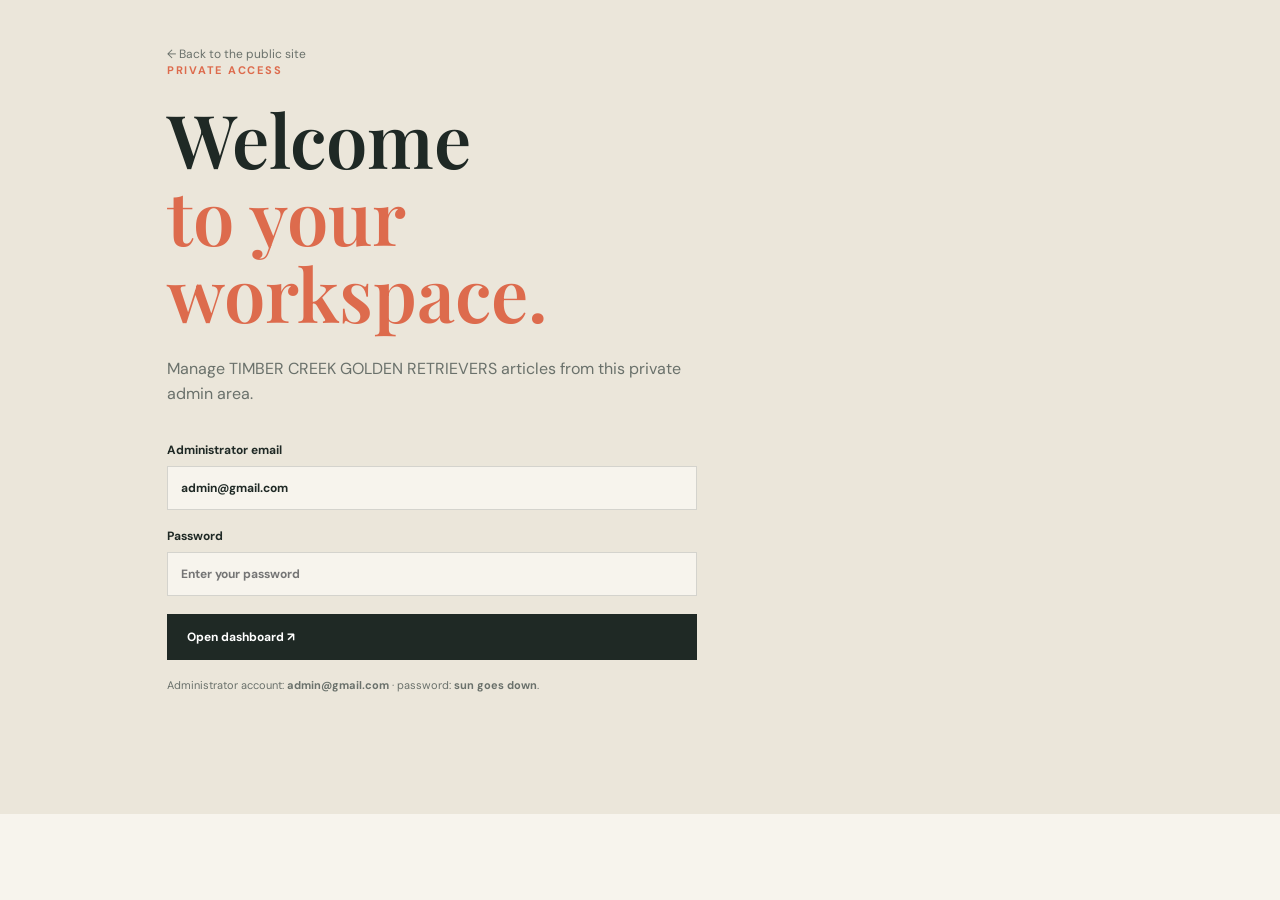
<file: admin/index.html>
<!doctype html>
<html lang="en">
  <head>
    <meta charset="UTF-8" />
    <meta name="viewport" content="width=device-width, initial-scale=1.0" />
    <meta name="robots" content="noindex, nofollow" />
    <title>TIMBER CREEK GOLDEN RETRIEVERS | Admin</title>
    <link rel="preconnect" href="https://fonts.googleapis.com" />
    <link rel="preconnect" href="https://fonts.gstatic.com" crossorigin />
    <link href="https://fonts.googleapis.com/css2?family=DM+Sans:wght@400;500;700&family=Playfair+Display:wght@600;700&display=swap" rel="stylesheet" />
    <link rel="stylesheet" href="styles.css" />
    <link rel="stylesheet" href="upload.css" />
  </head>
  <body class="admin-page">
    <main class="admin-view">
      <div class="admin-shell">
        <a class="back-link" href="../public/index.html">← Back to the public site</a>
        <section id="login-panel" class="login-panel">
          <p class="eyebrow">Private access</p><h1>Welcome<br /><em>to your workspace.</em></h1>
          <p>Manage TIMBER CREEK GOLDEN RETRIEVERS articles from this private admin area.</p>
          <form id="login-form"><label>Administrator email<input id="admin-email" type="email" value="admin@gmail.com" required /></label><label>Password<input id="admin-password" type="password" placeholder="Enter your password" autocomplete="current-password" required /></label><button class="button button-dark" type="submit">Open dashboard ↗</button><small>Administrator account: <b>admin@gmail.com</b> · password: <b>sun goes down</b>.</small></form>
        </section>
        <section id="dashboard" class="dashboard hidden">
          <div class="dashboard-top"><div><p class="eyebrow">Private admin area</p><h1>Dashboard</h1></div><button id="logout" class="text-button">Log out</button></div>
          <div class="dashboard-summary"><div><strong id="dashboard-count">03</strong><span>Published articles</span></div><div><strong>∞</strong><span>Curious readers</span></div><button id="add-article" class="button button-coral">+ New article</button></div>
          <div class="manage-list" id="manage-list"></div>
        </section>
      </div>
    </main>
    <dialog id="article-dialog"><form method="dialog" id="article-form"><div class="dialog-heading"><h2 id="dialog-title">New article</h2><button value="cancel" class="close-button" aria-label="Close">×</button></div><label>Article image<input id="article-image" type="file" accept="image/jpeg,image/png,image/webp" /><small>JPG, PNG or WebP · maximum 2 MB</small></label><img id="image-preview" class="image-preview hidden" alt="Selected article preview" /><label>Title<input id="article-title" required /></label><label>Category<input id="article-category" placeholder="Portrait, society..." required /></label><label>Summary<textarea id="article-excerpt" rows="4" required></textarea></label><label>Price (USD)<input id="article-price" type="number" min="0" step="1" placeholder="150" required /></label><label>Cover color<select id="article-color"><option value="terracotta">Terracotta</option><option value="ochre">Ochre</option><option value="sage">Sage</option></select></label><button class="button button-dark" type="submit">Publish article</button></form></dialog>
    <script src="admin.js"></script>
  </body>
</html>
</file>
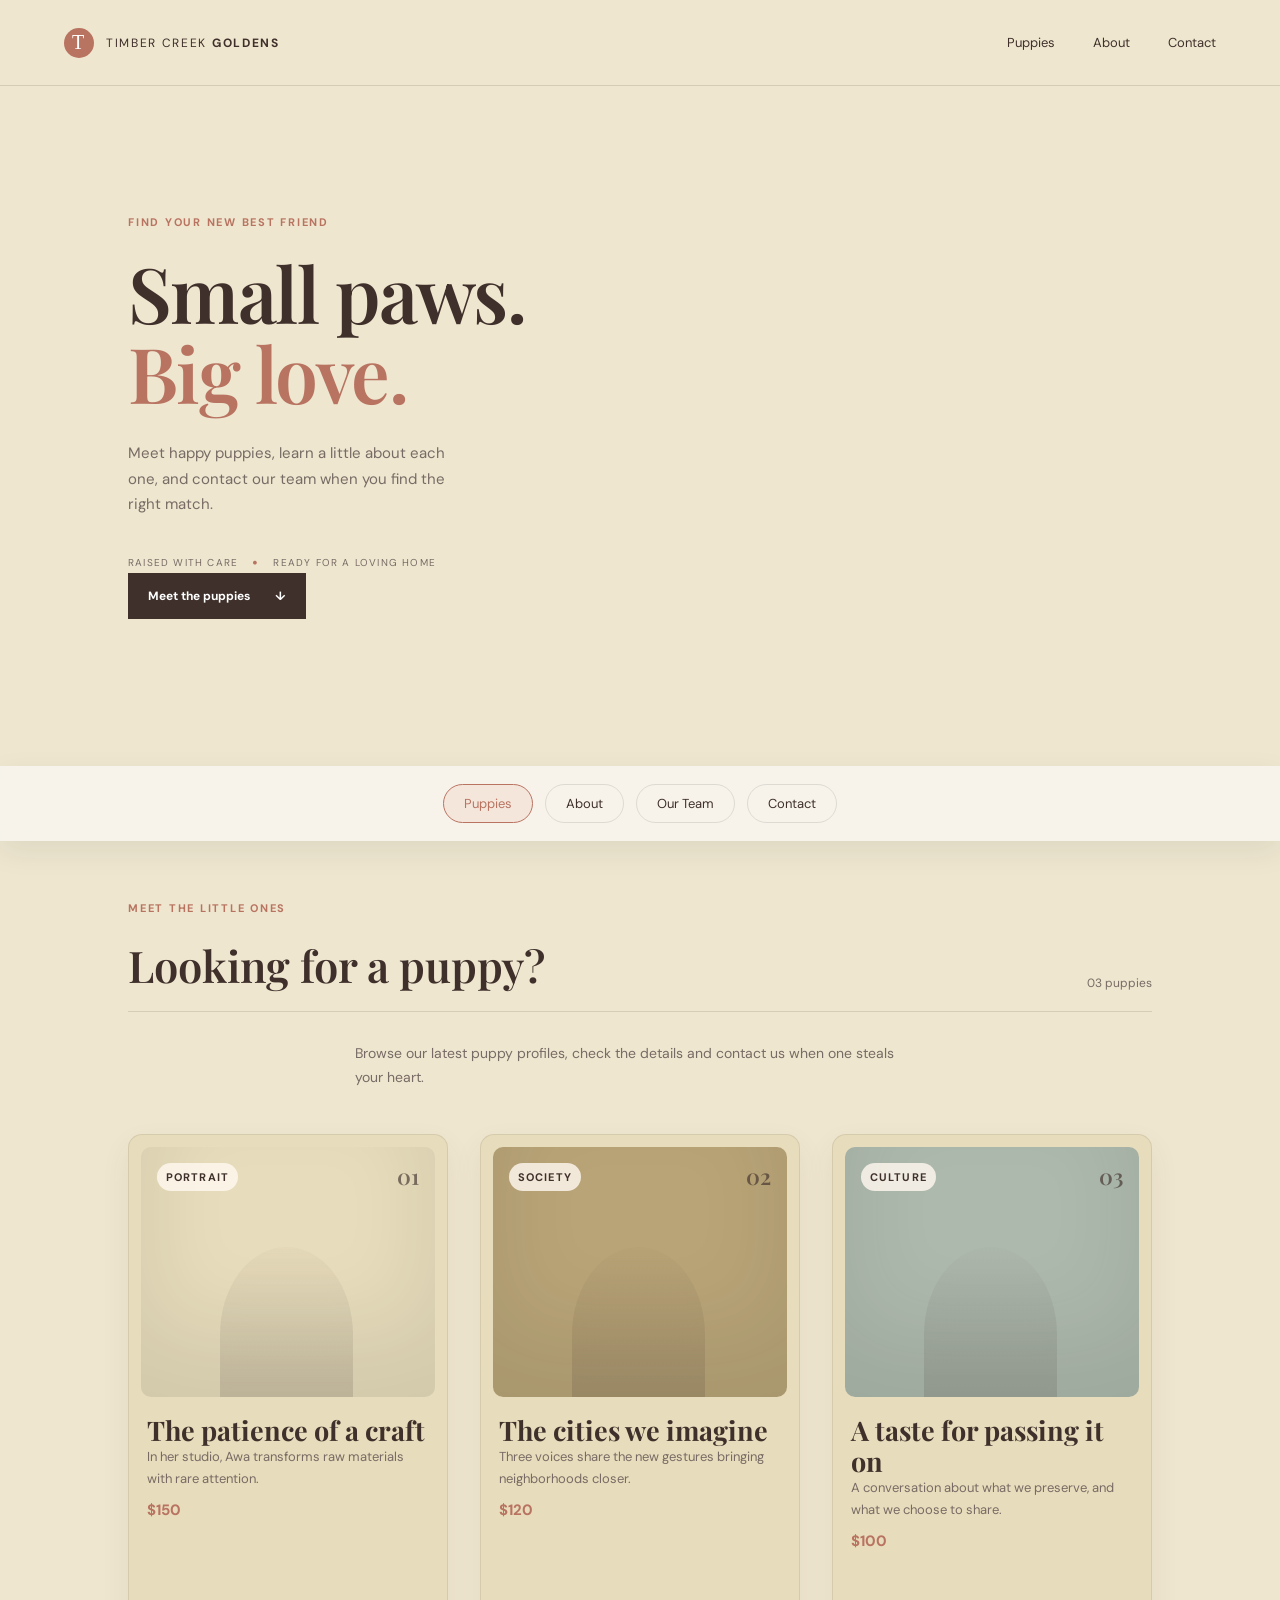
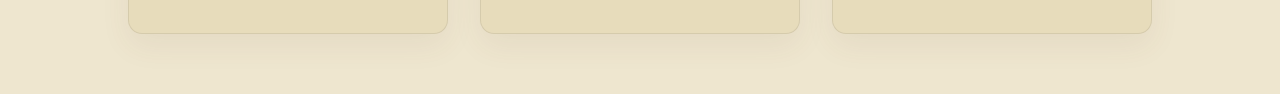
<file: public/index.html>
<!doctype html>
<html lang="en">
  <head>
    <meta charset="UTF-8" />
    <meta name="viewport" content="width=device-width, initial-scale=1.0" />
    <meta name="description" content="TIMBER CREEK GOLDEN RETRIEVERS, a warm and trusted home for finding happy puppies." />
    <title>TIMBER CREEK GOLDEN RETRIEVERS | Happy puppies, good homes</title>
    <link rel="preconnect" href="https://fonts.googleapis.com" />
    <link rel="preconnect" href="https://fonts.gstatic.com" crossorigin />
    <link href="https://fonts.googleapis.com/css2?family=DM+Sans:wght@400;500;700&family=Playfair+Display:wght@600;700&display=swap" rel="stylesheet" />
    <link rel="stylesheet" href="styles.css" />
    <link rel="stylesheet" href="puppy.css" />
  </head>
  <body>
    <header class="site-header">
      <a class="brand" href="#home" aria-label="TIMBER CREEK GOLDEN RETRIEVERS home">
        <span class="brand-mark">T</span>
        <span>TIMBER CREEK <strong>GOLDENS</strong></span>
      </a>
      <nav class="main-nav" aria-label="Main navigation">
        <a href="#puppies">Puppies</a>
        <a href="#about">About</a>
        <a href="#contact">Contact</a>
      </nav>
    </header>

    <main>
      <section class="hero" id="home">
        <div class="hero-copy reveal">
          <p class="eyebrow">Find your new best friend</p>
          <h1>Small paws.<br /><em>Big love.</em></h1>
          <p class="hero-intro">Meet happy puppies, learn a little about each one, and contact our team when you find the right match.</p>
          <div class="hero-meta"><span>Raised with care</span><span>•</span><span>Ready for a loving home</span></div>
          <a class="button button-dark" href="#puppies">Meet the puppies <span>↓</span></a>
        </div>
        <div class="hero-art reveal" aria-label="Abstract portrait in warm colors">
          <div class="sun"></div><div class="arch"></div><div class="plant plant-one"></div><div class="plant plant-two"></div>
          <span class="art-caption">TIMBER CREEK<br /><b>Golden Retrievers</b></span>
        </div>
      </section>

      <section class="tabs-band">
        <div class="tabs">
          <button class="tab-button active" data-tab="puppies">Puppies</button>
          <button class="tab-button" data-tab="about">About</button>
          <button class="tab-button" data-tab="team">Our Team</button>
          <button class="tab-button" data-tab="contact">Contact</button>
        </div>
      </section>

      <section class="tab-panel active" id="puppies">
        <div class="section-heading"><div><p class="eyebrow">Meet the little ones</p><h2>Looking for a puppy?</h2></div><span class="article-count" id="article-count">03 puppies</span></div>
        <p class="section-intro">Browse our latest puppy profiles, check the details and contact us when one steals your heart.</p>
        <div class="article-grid" id="article-grid"></div>
      </section>

      <section class="tab-panel" id="about">
        <div class="section-heading"><div><p class="eyebrow">Our story</p><h2>Warm homes, healthy puppies.</h2></div></div>
        <p class="section-intro">We raise every puppy with kindness in a calm, family-centered environment. Our litters are socialized around children, other animals and daily routines so they arrive ready for your home.</p>
        <div class="about-snapshot">
          <img class="team-image" src="IMG-20260811-WA0020.jpg" alt="Woman holding two golden retriever puppies" />
        </div>
        <p class="section-intro">Here, every day feels like a happy playdate: warm collars, gentle cuddles, and plenty of tail wags. We love sharing puppy smiles with families who are ready to welcome a little furry friend.</p>
        <div class="feature-cards">
          <article class="feature-card"><h3>Care first</h3><p>Every puppy receives age-appropriate vaccinations, a microchip, and attentive socialization so they can thrive in your home.</p></article>
          <article class="feature-card"><h3>Family focus</h3><p>Our puppies grow up surrounded by love, gentle routines, and plenty of human attention so they are ready to become part of your family.</p></article>
        </div>
      </section>

      <section class="tab-panel" id="team">
        <div class="section-heading"><div><p class="eyebrow">Meet the team</p><h2>The team behind TIMBER CREEK</h2></div></div>
        <p class="section-intro">The TIMBER CREEK team cares for these puppies every day. Their love, patience and attention are the heart of every match.</p>
        <div class="team-card">
          <img class="team-image" src="IMG-20260811-WA0021.jpg" alt="Three women holding golden retriever puppies" />
          <div class="team-copy">
            <p>At TIMBER CREEK, we share one passion: help families find a healthy, happy puppy. Our home is where every puppy is treated with patience, respect and joy from the first day.</p>
            <p class="team-caption">Your trusted partners in care, comfort and connection.</p>
          </div>
        </div>
      </section>

      <section class="tab-panel" id="contact">
        <div class="section-heading"><div><p class="eyebrow">Ready to meet one?</p><h2>Let’s talk puppies.</h2></div></div>
        <p class="section-intro">Send a message to reserve a visit, ask for more photos or learn how the puppies are raised.</p>
        <div class="contact-list">
          <a class="email-link" href="mailto:timbercreekgoldens01@gmail.com">timbercreekgoldens01@gmail.com <span>↗</span></a>
          <a class="email-link" href="tel:+14786630077">+1 (478) 663-0077 <span>↗</span></a>
          <p class="contact-note">Location: Pierce City, MO</p>
        </div>
      </section>
    </main>

    <script src="app.js"></script>
  </body>
</html>
</file>
<file: admin/styles.css>
:root{--ink:#1f2925;--muted:#6a716b;--paper:#f7f4ed;--cream:#ebe6da;--coral:#dd6b4d;--ochre:#d8a33e;--sage:#9da997;--line:rgba(31,41,37,.16)}*{box-sizing:border-box}html{scroll-behavior:smooth}body{margin:0;background:var(--paper);color:var(--ink);font-family:'DM Sans',sans-serif}a{color:inherit;text-decoration:none}.site-header{height:86px;padding:0 5vw;display:flex;align-items:center;justify-content:space-between;border-bottom:1px solid var(--line);background:var(--paper);position:relative;z-index:2}.brand{display:flex;gap:12px;align-items:center;font-size:12px;letter-spacing:.14em}.brand-mark{display:grid;place-items:center;background:var(--coral);color:#fff;width:30px;height:30px;border-radius:50%;font-family:Georgia;font-size:20px}.brand strong{font-weight:700}.main-nav{display:flex;gap:38px;font-size:13px}.main-nav a:hover,.email-link:hover{color:var(--coral)}button{font:inherit;border:0;cursor:pointer}.admin-link,.text-button{background:none;color:var(--ink);font-size:12px}.admin-link span{color:var(--coral);font-size:17px;margin-left:5px}.hero{display:grid;grid-template-columns:1fr 1fr;min-height:650px;padding:72px 10vw 90px;gap:7vw;align-items:center}.eyebrow{color:var(--coral);font-size:11px;font-weight:700;letter-spacing:.16em;text-transform:uppercase;margin:0 0 24px}.hero h1,h1,h2{font-family:'Playfair Display',Georgia,serif;font-weight:600;line-height:1.04;margin:0}.hero h1{font-size:clamp(48px,6vw,88px);letter-spacing:-.02em}.hero h1 em,h1 em{color:var(--coral);font-style:normal}.hero-intro{color:var(--muted);max-width:350px;line-height:1.7;margin:28px 0 34px;font-size:15px}.button{display:inline-flex;align-items:center;gap:25px;padding:15px 20px;font-weight:700;font-size:12px}.button-dark{background:var(--ink);color:white}.button-dark:hover{background:var(--coral)}.button-coral{background:var(--coral);color:white}.hero-art{position:relative;aspect-ratio:1/1.07;background:var(--sage);overflow:hidden;max-width:500px;justify-self:end}.sun{position:absolute;width:55%;aspect-ratio:1;border-radius:50%;background:var(--ochre);top:9%;right:8%}.arch{position:absolute;width:58%;height:80%;background:var(--coral);border-radius:50% 50% 0 0;left:16%;bottom:0}.plant{position:absolute;width:5px;background:var(--ink);transform-origin:bottom}.plant:before,.plant:after{content:'';position:absolute;width:50px;height:20px;border:4px solid var(--ink);border-radius:100% 0;transform:rotate(-25deg);left:-44px;top:20%}.plant:after{transform:rotate(25deg) scaleX(-1);left:0;top:45%}.plant-one{height:57%;left:11%;bottom:0;transform:rotate(-8deg)}.plant-two{height:42%;right:10%;bottom:0;transform:rotate(8deg)}.art-caption{position:absolute;bottom:26px;right:28px;color:var(--paper);font-size:12px;line-height:1.5}.art-caption b{font-family:'Playfair Display';font-size:21px;font-weight:600}.intro-band{background:var(--cream);padding:90px 10vw;display:grid;grid-template-columns:1fr 3fr;gap:7vw}.statement{font-family:'Playfair Display',Georgia,serif;font-size:clamp(27px,3.4vw,49px);line-height:1.2;max-width:900px;margin:0}.articles-section{padding:100px 10vw}.section-heading{display:flex;justify-content:space-between;align-items:end;border-bottom:1px solid var(--line);padding-bottom:22px;margin-bottom:36px}.section-heading h2{font-size:clamp(36px,4vw,58px)}.article-count{color:var(--muted);font-size:12px}.article-grid{display:grid;grid-template-columns:repeat(3,1fr);gap:25px}.article-card{min-width:0}.article-cover{aspect-ratio:1.2;background:var(--terracotta);position:relative;overflow:hidden;margin-bottom:20px}.article-cover:after{content:'';position:absolute;width:45%;height:70%;left:27%;bottom:-10%;background:rgba(247,244,237,.7);border-radius:50% 50% 0 0}.article-cover.ochre{background:var(--ochre)}.article-cover.sage{background:var(--sage)}.article-cover span{position:absolute;z-index:1;top:16px;left:16px;font-size:11px;color:var(--ink);font-weight:700;letter-spacing:.1em}.article-card h3{font-family:'Playfair Display',Georgia,serif;font-size:25px;line-height:1.15;margin:0 0 10px}.article-card p{color:var(--muted);font-size:13px;line-height:1.6;margin:0}.contact-band{padding:80px 10vw;background:var(--coral);color:var(--paper);display:flex;align-items:end;justify-content:space-between;gap:30px}.contact-band .eyebrow{color:var(--ink)}.contact-band h2{font-size:clamp(45px,6vw,80px)}.email-link{font-size:16px;border-bottom:1px solid var(--paper);padding-bottom:8px}.email-link span{margin-left:25px}.hidden{display:none!important}.admin-view{min-height:calc(100vh - 86px);background:var(--cream)}.admin-shell{max-width:1100px;margin:auto;padding:42px 6vw 90px}.back-link{background:none;font-size:12px;margin-bottom:65px;color:var(--muted)}.login-panel{max-width:530px}.login-panel h1,.dashboard h1{font-size:clamp(45px,6vw,74px)}.login-panel>p:not(.eyebrow){color:var(--muted);line-height:1.6;margin:24px 0 35px}form{display:grid;gap:18px}label{display:grid;gap:8px;font-size:12px;font-weight:700}input,textarea,select{font:inherit;border:1px solid var(--line);background:var(--paper);padding:13px;color:var(--ink);resize:vertical}form small{font-size:11px;color:var(--muted)}.dashboard-top{display:flex;justify-content:space-between;align-items:end;border-bottom:1px solid var(--line);padding-bottom:25px}.dashboard-summary{display:flex;align-items:center;gap:50px;padding:35px 0;border-bottom:1px solid var(--line);margin-bottom:10px}.dashboard-summary div{display:grid;gap:3px}.dashboard-summary strong{font-family:'Playfair Display';font-size:38px}.dashboard-summary span{color:var(--muted);font-size:12px}.dashboard-summary .button{margin-left:auto}.manage-item{display:grid;grid-template-columns:1fr auto auto;gap:25px;align-items:center;padding:23px 0;border-bottom:1px solid var(--line)}.manage-item h3{margin:0 0 6px;font-family:'Playfair Display';font-size:22px}.manage-item p{margin:0;color:var(--muted);font-size:12px}.manage-actions{display:flex;gap:10px}.manage-actions button{background:none;color:var(--coral);font-size:12px}.manage-actions .delete{color:var(--muted)}dialog{border:0;background:var(--paper);color:var(--ink);width:min(500px,90vw);padding:0;box-shadow:0 15px 70px rgba(31,41,37,.2)}dialog::backdrop{background:rgba(31,41,37,.55)}#article-form{padding:32px}.dialog-heading{display:flex;justify-content:space-between;align-items:center;margin-bottom:28px}.dialog-heading h2{font-size:30px}.close-button{background:none;font-size:28px;color:var(--muted)}.reveal{animation:rise .8s ease both}@keyframes rise{from{opacity:0;transform:translateY(18px)}to{opacity:1;transform:none}}@media(max-width:700px){.site-header{height:72px;padding:0 5vw}.main-nav{display:none}.admin-link{font-size:11px}.hero{grid-template-columns:1fr;padding:60px 7vw;gap:45px}.hero-art{justify-self:stretch;width:100%}.intro-band{display:block;padding:65px 7vw}.intro-band .eyebrow{margin-bottom:30px}.articles-section{padding:70px 7vw}.section-heading{align-items:start;gap:15px;flex-direction:column}.article-grid{grid-template-columns:1fr;gap:42px}.article-cover{max-height:none}.contact-band{padding:65px 7vw;display:block}.email-link{display:inline-block;margin-top:35px}.admin-shell{padding:35px 7vw 70px}.back-link{margin-bottom:45px}.dashboard-summary{gap:22px;flex-wrap:wrap}.dashboard-summary .button{margin-left:0}.manage-item{grid-template-columns:1fr;gap:12px}.manage-actions{justify-content:flex-start}}
.hero-meta{display:flex;gap:14px;align-items:center;color:var(--muted);font-size:10px;letter-spacing:.12em;text-transform:uppercase;margin-top:28px}.hero-meta span:nth-child(2){color:var(--coral);font-size:16px}.tabs-band{background:rgba(247,244,237,.95);padding:18px 10vw;position:sticky;top:0;z-index:10;backdrop-filter:blur(10px);box-shadow:0 10px 30px rgba(31,41,37,.08)}.tabs{display:flex;gap:12px;flex-wrap:wrap;justify-content:center}.tab-button{background:transparent;border:1px solid rgba(31,41,37,.12);border-radius:999px;padding:10px 20px;font-size:13px;color:var(--ink);cursor:pointer;transition:all .25s ease}.tab-button:hover,.tab-button.active{border-color:var(--coral);background:rgba(221,107,77,.1);color:var(--coral)}.tab-panel{display:none;padding:60px 10vw}.tab-panel.active{display:block}.contact-list{display:grid;gap:16px;max-width:560px}.contact-list .email-link{display:inline-flex;align-items:center;gap:10px;background:rgba(221,107,77,.08);padding:16px 18px;border-radius:16px;border:1px solid rgba(221,107,77,.18);color:var(--ink);font-weight:700}.contact-list .email-link:hover{background:rgba(221,107,77,.15)}.section-intro{color:var(--muted);max-width:620px;margin:0 auto 36px;font-size:14px;line-height:1.7}.article-grid{display:grid;grid-template-columns:repeat(3,minmax(0,1fr));gap:25px;margin-top:44px}.section-heading{display:flex;justify-content:space-between;align-items:flex-end;border-bottom:1px solid var(--line);padding-bottom:20px;margin-bottom:30px;gap:24px}.section-heading h2{font-size:clamp(27px,3.4vw,49px);line-height:1.2;max-width:900px;margin:0}.article-card{border-top:1px solid var(--line);padding-top:14px;transition:transform .25s ease;background:#fff;border-radius:18px;overflow:hidden;box-shadow:0 16px 30px rgba(31,41,37,.08)}.article-card:hover{transform:translateY(-7px)}.article-card-featured{grid-column:span 2}.article-cover{position:relative;min-height:250px;background-size:cover;background-position:center;display:flex;align-items:flex-end;padding:18px;box-shadow:inset 0 -60px 90px rgba(31,41,37,.1)}.cover-number{position:absolute;right:16px;top:14px;font-family:'Playfair Display',Georgia,serif;font-size:22px;font-weight:600;color:rgba(31,41,37,.45)}.article-info{display:flex;flex-direction:column;align-items:flex-start;gap:10px;padding:24px}.article-info h3{margin:0;font-size:22px}.article-card p{margin:0;color:var(--muted);line-height:1.7}.article-price,.manage-price{white-space:nowrap;font-size:15px;color:var(--coral);font-weight:700}.feature-cards{display:grid;grid-template-columns:repeat(2,minmax(0,1fr));gap:22px}.feature-card{background:#fff;padding:26px;border-radius:18px;box-shadow:0 16px 30px rgba(31,41,37,.06)}.feature-card h3{margin-top:0;margin-bottom:14px;font-size:18px}.feature-card p{margin:0;color:var(--muted);line-height:1.8}.team-card{display:grid;grid-template-columns:1.2fr .8fr;gap:24px;align-items:center;background:#fff;padding:28px;border-radius:24px;box-shadow:0 20px 40px rgba(31,41,37,.08)}.team-image{width:100%;border-radius:22px;object-fit:cover;min-height:320px}.team-image.team-image-placeholder{display:grid;place-items:center;background:linear-gradient(180deg,rgba(221,107,77,.08),rgba(247,244,237,.95));color:var(--ink);text-align:center;padding:28px;min-height:320px}.team-image-label{font-size:15px;line-height:1.6;max-width:84%;font-weight:700}.team-copy p{margin:0;color:var(--muted);line-height:1.8}.team-caption{margin-top:18px;font-weight:700;color:var(--ink)}.contact-note{margin-top:18px;color:var(--muted);font-size:13px;max-width:520px}.article-action{display:flex;justify-content:space-between;border-top:1px solid var(--line);margin-top:18px;padding-top:12px;color:var(--ink);font-size:11px;font-weight:700;text-transform:uppercase;letter-spacing:.08em}.article-action span{color:var(--coral);font-size:17px;line-height:10px}.manage-item{grid-template-columns:1fr auto auto}.manage-price{font-size:14px}.dashboard-summary{background:rgba(247,244,237,.45);padding:35px 25px}.dashboard-summary .button{margin-right:0}.login-panel,.dashboard{animation:rise .55s ease both}@media(max-width:1100px){.article-card-featured{grid-column:auto}.feature-cards{grid-template-columns:1fr}.team-card{grid-template-columns:1fr}.team-image{min-height:260px}}@media(max-width:700px){.site-header{height:auto;padding:18px 6vw;flex-wrap:wrap;gap:14px}.main-nav{display:flex;flex-wrap:wrap;justify-content:center;gap:12px;order:2;width:100%}.hero{grid-template-columns:1fr;padding:50px 6vw 70px;gap:40px;min-height:auto}.hero-art{justify-self:stretch;width:100%;min-height:280px}.hero-copy{padding-right:0}.hero-intro{max-width:none;margin-bottom:28px}.button{width:100%;justify-content:center}.tabs-band{top:0;padding:18px 6vw}.tabs{justify-content:flex-start}.tab-button{flex:1 1 auto;min-width:120px;padding:12px 16px;font-size:13px}.tab-panel{padding:40px 6vw}.section-intro{margin:0 0 28px}.article-grid{grid-template-columns:1fr;gap:24px}.section-heading{align-items:start;gap:15px;flex-direction:column}.article-card{padding-top:0}.article-cover{min-height:220px}.article-info{padding:20px}.article-price{display:block;margin-top:12px}.feature-cards{grid-template-columns:1fr;gap:18px}.team-card{grid-template-columns:1fr;gap:18px;padding:22px}.team-image{min-height:240px}.contact-band{padding:50px 6vw;display:block}.email-link{display:inline-block;margin-top:18px}.contact-note{max-width:100%}.article-card:hover{transform:none}}
</file>
<file: admin/upload.css>
.image-preview {
  width: 100%;
  max-height: 190px;
  object-fit: cover;
  border: 1px solid var(--line);
  background: var(--cream);
}

#article-image {
  padding: 10px;
}
</file>
<file: public/styles.css>
:root{--ink:#1f2925;--muted:#6a716b;--paper:#f7f4ed;--cream:#ebe6da;--coral:#dd6b4d;--ochre:#d8a33e;--sage:#9da997;--line:rgba(31,41,37,.16)}*{box-sizing:border-box}html{scroll-behavior:smooth}body{margin:0;background:var(--paper);color:var(--ink);font-family:'DM Sans',sans-serif}a{color:inherit;text-decoration:none}.site-header{height:86px;padding:0 5vw;display:flex;align-items:center;justify-content:space-between;border-bottom:1px solid var(--line);background:var(--paper);position:relative;z-index:2}.brand{display:flex;gap:12px;align-items:center;font-size:12px;letter-spacing:.14em}.brand-mark{display:grid;place-items:center;background:var(--coral);color:#fff;width:30px;height:30px;border-radius:50%;font-family:Georgia;font-size:20px}.brand strong{font-weight:700}.main-nav{display:flex;gap:38px;font-size:13px}.main-nav a:hover,.email-link:hover{color:var(--coral)}button{font:inherit;border:0;cursor:pointer}.admin-link,.text-button{background:none;color:var(--ink);font-size:12px}.admin-link span{color:var(--coral);font-size:17px;margin-left:5px}.hero{display:grid;grid-template-columns:1fr 1fr;min-height:650px;padding:72px 10vw 90px;gap:7vw;align-items:center}.eyebrow{color:var(--coral);font-size:11px;font-weight:700;letter-spacing:.16em;text-transform:uppercase;margin:0 0 24px}.hero h1,h1,h2{font-family:'Playfair Display',Georgia,serif;font-weight:600;line-height:1.04;margin:0}.hero h1{font-size:clamp(48px,6vw,88px);letter-spacing:-.02em}.hero h1 em,h1 em{color:var(--coral);font-style:normal}.hero-intro{color:var(--muted);max-width:350px;line-height:1.7;margin:28px 0 34px;font-size:15px}.button{display:inline-flex;align-items:center;gap:25px;padding:15px 20px;font-weight:700;font-size:12px}.button-dark{background:var(--ink);color:white}.button-dark:hover{background:var(--coral)}.button-coral{background:var(--coral);color:white}.hero-art{position:relative;aspect-ratio:1/1.07;background:var(--sage);overflow:hidden;max-width:500px;justify-self:end}.sun{position:absolute;width:55%;aspect-ratio:1;border-radius:50%;background:var(--ochre);top:9%;right:8%}.arch{position:absolute;width:58%;height:80%;background:var(--coral);border-radius:50% 50% 0 0;left:16%;bottom:0}.plant{position:absolute;width:5px;background:var(--ink);transform-origin:bottom}.plant:before,.plant:after{content:'';position:absolute;width:50px;height:20px;border:4px solid var(--ink);border-radius:100% 0;transform:rotate(-25deg);left:-44px;top:20%}.plant:after{transform:rotate(25deg) scaleX(-1);left:0;top:45%}.plant-one{height:57%;left:11%;bottom:0;transform:rotate(-8deg)}.plant-two{height:42%;right:10%;bottom:0;transform:rotate(8deg)}.art-caption{position:absolute;bottom:26px;right:28px;color:var(--paper);font-size:12px;line-height:1.5}.art-caption b{font-family:'Playfair Display';font-size:21px;font-weight:600}.intro-band{background:var(--cream);padding:90px 10vw;display:grid;grid-template-columns:1fr 3fr;gap:7vw}.statement{font-family:'Playfair Display',Georgia,serif;font-size:clamp(27px,3.4vw,49px);line-height:1.2;max-width:900px;margin:0}.articles-section{padding:100px 10vw}.section-heading{display:flex;justify-content:space-between;align-items:end;border-bottom:1px solid var(--line);padding-bottom:22px;margin-bottom:36px}.section-heading h2{font-size:clamp(36px,4vw,58px)}.article-count{color:var(--muted);font-size:12px}.article-grid{display:grid;grid-template-columns:repeat(3,1fr);gap:25px}.article-card{min-width:0}.article-cover{aspect-ratio:1.2;background:var(--terracotta);position:relative;overflow:hidden;margin-bottom:20px}.article-cover:after{content:'';position:absolute;width:45%;height:70%;left:27%;bottom:-10%;background:rgba(247,244,237,.7);border-radius:50% 50% 0 0}.article-cover.ochre{background:var(--ochre)}.article-cover.sage{background:var(--sage)}.article-cover span{position:absolute;z-index:1;top:16px;left:16px;font-size:11px;color:var(--ink);font-weight:700;letter-spacing:.1em}.article-card h3{font-family:'Playfair Display',Georgia,serif;font-size:25px;line-height:1.15;margin:0 0 10px}.article-card p{color:var(--muted);font-size:13px;line-height:1.6;margin:0}.contact-band{padding:80px 10vw;background:var(--coral);color:var(--paper);display:flex;align-items:end;justify-content:space-between;gap:30px}.contact-band .eyebrow{color:var(--ink)}.contact-band h2{font-size:clamp(45px,6vw,80px)}.email-link{font-size:16px;border-bottom:1px solid var(--paper);padding-bottom:8px}.email-link span{margin-left:25px}.hidden{display:none!important}.admin-view{min-height:calc(100vh - 86px);background:var(--cream)}.admin-shell{max-width:1100px;margin:auto;padding:42px 6vw 90px}.back-link{background:none;font-size:12px;margin-bottom:65px;color:var(--muted)}.login-panel{max-width:530px}.login-panel h1,.dashboard h1{font-size:clamp(45px,6vw,74px)}.login-panel>p:not(.eyebrow){color:var(--muted);line-height:1.6;margin:24px 0 35px}form{display:grid;gap:18px}label{display:grid;gap:8px;font-size:12px;font-weight:700}input,textarea,select{font:inherit;border:1px solid var(--line);background:var(--paper);padding:13px;color:var(--ink);resize:vertical}form small{font-size:11px;color:var(--muted)}.dashboard-top{display:flex;justify-content:space-between;align-items:end;border-bottom:1px solid var(--line);padding-bottom:25px}.dashboard-summary{display:flex;align-items:center;gap:50px;padding:35px 0;border-bottom:1px solid var(--line);margin-bottom:10px}.dashboard-summary div{display:grid;gap:3px}.dashboard-summary strong{font-family:'Playfair Display';font-size:38px}.dashboard-summary span{color:var(--muted);font-size:12px}.dashboard-summary .button{margin-left:auto}.manage-item{display:grid;grid-template-columns:1fr auto auto;gap:25px;align-items:center;padding:23px 0;border-bottom:1px solid var(--line)}.manage-item h3{margin:0 0 6px;font-family:'Playfair Display';font-size:22px}.manage-item p{margin:0;color:var(--muted);font-size:12px}.manage-actions{display:flex;gap:10px}.manage-actions button{background:none;color:var(--coral);font-size:12px}.manage-actions .delete{color:var(--muted)}dialog{border:0;background:var(--paper);color:var(--ink);width:min(500px,90vw);padding:0;box-shadow:0 15px 70px rgba(31,41,37,.2)}dialog::backdrop{background:rgba(31,41,37,.55)}#article-form{padding:32px}.dialog-heading{display:flex;justify-content:space-between;align-items:center;margin-bottom:28px}.dialog-heading h2{font-size:30px}.close-button{background:none;font-size:28px;color:var(--muted)}.reveal{animation:rise .8s ease both}@keyframes rise{from{opacity:0;transform:translateY(18px)}to{opacity:1;transform:none}}@media(max-width:700px){.site-header{height:72px;padding:0 5vw}.main-nav{display:none}.admin-link{font-size:11px}.hero{grid-template-columns:1fr;padding:60px 7vw;gap:45px}.hero-art{justify-self:stretch;width:100%}.intro-band{display:block;padding:65px 7vw}.intro-band .eyebrow{margin-bottom:30px}.articles-section{padding:70px 7vw}.section-heading{align-items:start;gap:15px;flex-direction:column}.article-grid{grid-template-columns:1fr;gap:42px}.article-cover{max-height:none}.contact-band{padding:65px 7vw;display:block}.email-link{display:inline-block;margin-top:35px}.admin-shell{padding:35px 7vw 70px}.back-link{margin-bottom:45px}.dashboard-summary{gap:22px;flex-wrap:wrap}.dashboard-summary .button{margin-left:0}.manage-item{grid-template-columns:1fr;gap:12px}.manage-actions{justify-content:flex-start}}
.hero-meta{display:flex;gap:14px;align-items:center;color:var(--muted);font-size:10px;letter-spacing:.12em;text-transform:uppercase;margin-top:28px}.hero-meta span:nth-child(2){color:var(--coral);font-size:16px}.tabs-band{background:rgba(247,244,237,.95);padding:18px 10vw;position:sticky;top:0;z-index:10;backdrop-filter:blur(10px);box-shadow:0 10px 30px rgba(31,41,37,.08)}.tabs{display:flex;gap:12px;flex-wrap:wrap;justify-content:center}.tab-button{background:transparent;border:1px solid rgba(31,41,37,.12);border-radius:999px;padding:10px 20px;font-size:13px;color:var(--ink);cursor:pointer;transition:all .25s ease}.tab-button:hover,.tab-button.active{border-color:var(--coral);background:rgba(221,107,77,.1);color:var(--coral)}.tab-panel{display:none;padding:60px 10vw}.tab-panel.active{display:block}.contact-list{display:grid;gap:16px;max-width:560px}.contact-list .email-link{display:inline-flex;align-items:center;gap:10px;background:rgba(221,107,77,.08);padding:16px 18px;border-radius:16px;border:1px solid rgba(221,107,77,.18);color:var(--ink);font-weight:700}.contact-list .email-link:hover{background:rgba(221,107,77,.15)}.section-intro{color:var(--muted);max-width:620px;margin:0 auto 36px;font-size:14px;line-height:1.7}.article-grid{display:grid;grid-template-columns:repeat(3,minmax(0,1fr));gap:25px;margin-top:44px}.section-heading{display:flex;justify-content:space-between;align-items:flex-end;border-bottom:1px solid var(--line);padding-bottom:20px;margin-bottom:30px;gap:24px}.section-heading h2{font-size:clamp(27px,3.4vw,49px);line-height:1.2;max-width:900px;margin:0}.article-card{border-top:1px solid var(--line);padding-top:14px;transition:transform .25s ease;background:#fff;border-radius:18px;overflow:hidden;box-shadow:0 16px 30px rgba(31,41,37,.08)}.article-card:hover{transform:translateY(-7px)}.article-card-featured{grid-column:span 2}.article-cover{position:relative;min-height:250px;background-size:cover;background-position:center;display:flex;align-items:flex-end;padding:18px;box-shadow:inset 0 -60px 90px rgba(31,41,37,.1)}.cover-number{position:absolute;right:16px;top:14px;font-family:'Playfair Display',Georgia,serif;font-size:22px;font-weight:600;color:rgba(31,41,37,.45)}.article-info{display:flex;flex-direction:column;align-items:flex-start;gap:10px;padding:24px}.article-info h3{margin:0;font-size:22px}.article-card p{margin:0;color:var(--muted);line-height:1.7}.article-price,.manage-price{white-space:nowrap;font-size:15px;color:var(--coral);font-weight:700}.feature-cards{display:grid;grid-template-columns:repeat(2,minmax(0,1fr));gap:22px}.feature-card{background:#fff;padding:26px;border-radius:18px;box-shadow:0 16px 30px rgba(31,41,37,.06)}.feature-card h3{margin-top:0;margin-bottom:14px;font-size:18px}.feature-card p{margin:0;color:var(--muted);line-height:1.8}.team-card{display:grid;grid-template-columns:1.2fr .8fr;gap:24px;align-items:center;background:#fff;padding:28px;border-radius:24px;box-shadow:0 20px 40px rgba(31,41,37,.08)}.team-image{width:100%;border-radius:22px;object-fit:cover;min-height:320px}.team-image.team-image-placeholder{display:grid;place-items:center;background:linear-gradient(180deg,rgba(221,107,77,.08),rgba(247,244,237,.95));color:var(--ink);text-align:center;padding:28px;min-height:320px}.team-image-label{font-size:15px;line-height:1.6;max-width:84%;font-weight:700}.team-copy p{margin:0;color:var(--muted);line-height:1.8}.team-caption{margin-top:18px;font-weight:700;color:var(--ink)}.contact-note{margin-top:18px;color:var(--muted);font-size:13px;max-width:520px}.article-action{display:flex;justify-content:space-between;border-top:1px solid var(--line);margin-top:18px;padding-top:12px;color:var(--ink);font-size:11px;font-weight:700;text-transform:uppercase;letter-spacing:.08em}.article-action span{color:var(--coral);font-size:17px;line-height:10px}.manage-item{grid-template-columns:1fr auto auto}.manage-price{font-size:14px}.dashboard-summary{background:rgba(247,244,237,.45);padding:35px 25px}.dashboard-summary .button{margin-right:0}.login-panel,.dashboard{animation:rise .55s ease both}@media(max-width:1100px){.article-card-featured{grid-column:auto}.feature-cards{grid-template-columns:1fr}.team-card{grid-template-columns:1fr}.team-image{min-height:260px}}@media(max-width:700px){.site-header{height:auto;padding:18px 6vw;flex-wrap:wrap;gap:14px}.main-nav{display:flex;flex-wrap:wrap;justify-content:center;gap:12px;order:2;width:100%}.hero{grid-template-columns:1fr;padding:50px 6vw 70px;gap:40px;min-height:auto}.hero-art{justify-self:stretch;width:100%;min-height:280px}.hero-copy{padding-right:0}.hero-intro{max-width:none;margin-bottom:28px}.button{width:100%;justify-content:center}.tabs-band{top:0;padding:18px 6vw}.tabs{justify-content:flex-start}.tab-button{flex:1 1 auto;min-width:120px;padding:12px 16px;font-size:13px}.tab-panel{padding:40px 6vw}.section-intro{margin:0 0 28px}.article-grid{grid-template-columns:1fr;gap:24px}.section-heading{align-items:start;gap:15px;flex-direction:column}.article-card{padding-top:0}.article-cover{min-height:220px}.article-info{padding:20px}.article-price{display:block;margin-top:12px}.feature-cards{grid-template-columns:1fr;gap:18px}.team-card{grid-template-columns:1fr;gap:18px;padding:22px}.team-image{min-height:240px}.contact-band{padding:50px 6vw;display:block}.email-link{display:inline-block;margin-top:18px}.contact-note{max-width:100%}.article-card:hover{transform:none}}
</file>
<file: public/puppy.css>
:root {
  --ink: #3f302b;
  --muted: #786b65;
  --paper: #eee6cf;
  --cream: #e3d6ae;
  --coral: #b87361;
  --ochre: #b9a477;
  --sage: #aeb9ad;
  --line: rgba(63, 48, 43, .14);
  --peach: #d8c5b9;
}

body {
  background-color: var(--paper);
  background-image: linear-gradient(rgba(238, 230, 207, .6), rgba(238, 230, 207, .6)), url('https://images.unsplash.com/photo-1552053831-71594a27632d?auto=format&fit=crop&w=1800&q=78');
  background-position: center;
  background-size: cover;
  background-attachment: fixed;
  color: var(--ink);
}
.site-header { background: rgba(238, 230, 207, .92); backdrop-filter: blur(12px); }
.brand-mark { background: var(--coral); }
.main-nav a:hover, .email-link:hover { color: var(--coral); }
.eyebrow { color: var(--coral); }
.hero { min-height: 680px; }
.hero h1 em, h1 em { color: var(--coral); }
.hero-art {
  background-color: var(--peach);
  background-image: url('https://images.unsplash.com/photo-1552053831-71594a27632d?auto=format&fit=crop&w=1000&q=82');
  background-size: cover;
  background-position: center;
  border-radius: 38% 38% 12px 12px;
  box-shadow: 18px 22px 0 var(--ochre);
}
.hero-art::after { content: ''; position: absolute; inset: 0; background: linear-gradient(180deg, transparent 48%, rgba(63, 48, 43, .5)); }
.hero-art .sun, .hero-art .arch, .hero-art .plant { display: none; }
.art-caption { z-index: 1; right: 26px; bottom: 24px; }
.art-caption b { font-size: 24px; }
.intro-band { background: rgba(227, 214, 174, .9); }
.articles-section { background: rgba(238, 230, 207, .9); }
.section-intro { max-width: 570px; }
.article-grid { gap: 32px; align-items: stretch; }
.article-card, .article-card-featured { grid-column: auto; display: flex; flex-direction: column; min-height: 500px; background: rgba(227, 214, 174, .62); border: 1px solid rgba(63, 48, 43, .1); border-radius: 14px; padding: 12px 12px 18px; box-shadow: 0 12px 30px rgba(111, 77, 58, .07); }
.article-card:hover { box-shadow: 0 18px 35px rgba(111, 77, 58, .14); }
.article-cover { flex: 0 0 auto; aspect-ratio: 1.2; border-radius: 10px; margin-bottom: 18px; background-position: center; background-size: cover; }
.article-card:nth-child(1) .article-cover { background-image: url('https://images.unsplash.com/photo-1583511655857-d19b40a7a54e?auto=format&fit=crop&w=900&q=82'); }
.article-card:nth-child(2) .article-cover { background-image: url('https://images.unsplash.com/photo-1583337130417-3346a1be7dee?auto=format&fit=crop&w=900&q=82'); }
.article-card:nth-child(3) .article-cover { background-image: url('https://images.unsplash.com/photo-1558788353-f76d92427f16?auto=format&fit=crop&w=900&q=82'); }
.article-cover::after { background: linear-gradient(180deg, rgba(63, 48, 43, .02), rgba(63, 48, 43, .18)); }
.article-cover span { background: rgba(255, 248, 239, .82); border-radius: 99px; padding: 7px 9px; }
.cover-number { color: rgba(63, 48, 43, .65); }
.article-info { flex: 1; padding: 0 6px; }
.article-card h3 { font-size: 27px; }
.article-price { color: var(--coral); }
.contact-band { background: rgba(184, 115, 97, .92); }
.contact-band .eyebrow { color: #4b3027; }
.email-link { border-color: var(--paper); }

@media (max-width: 700px) {
  .hero-art { box-shadow: 10px 12px 0 var(--ochre); }
  .article-card, .article-card-featured { min-height: 460px; }
}
</file>
